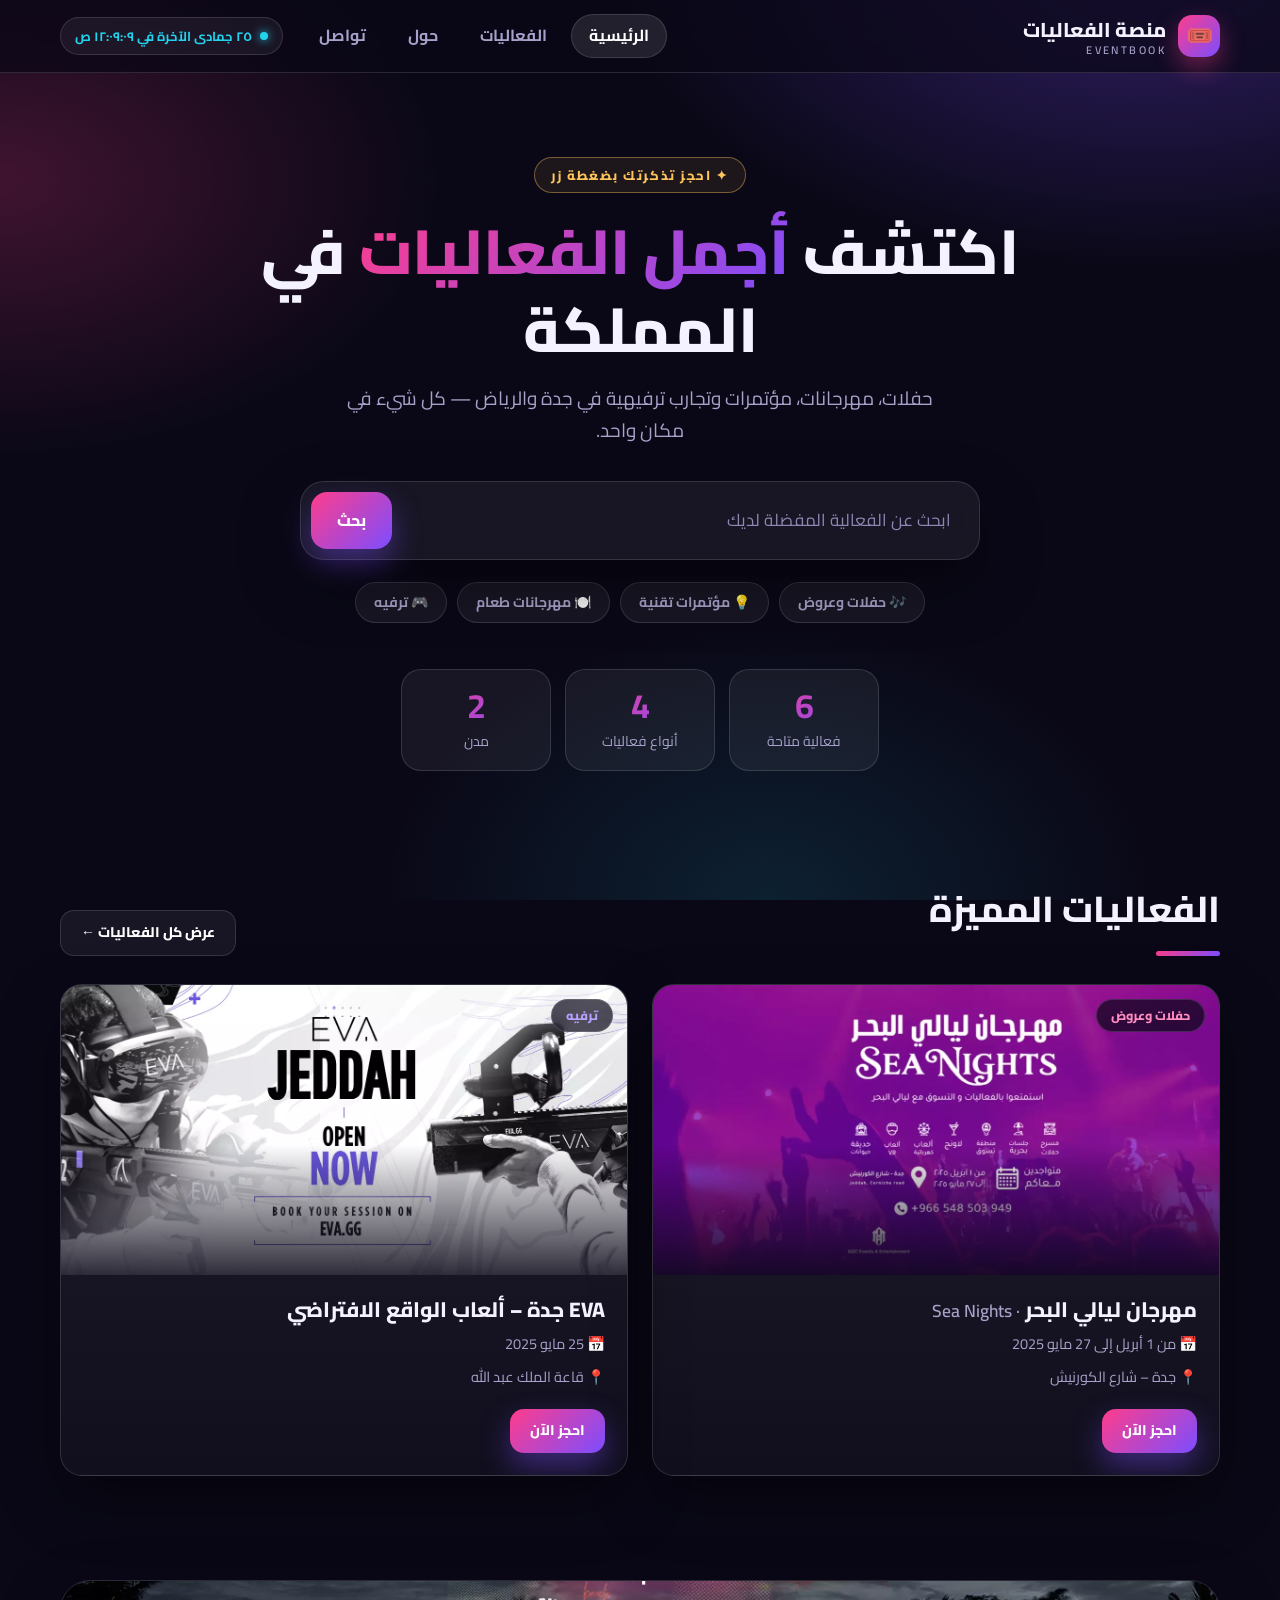
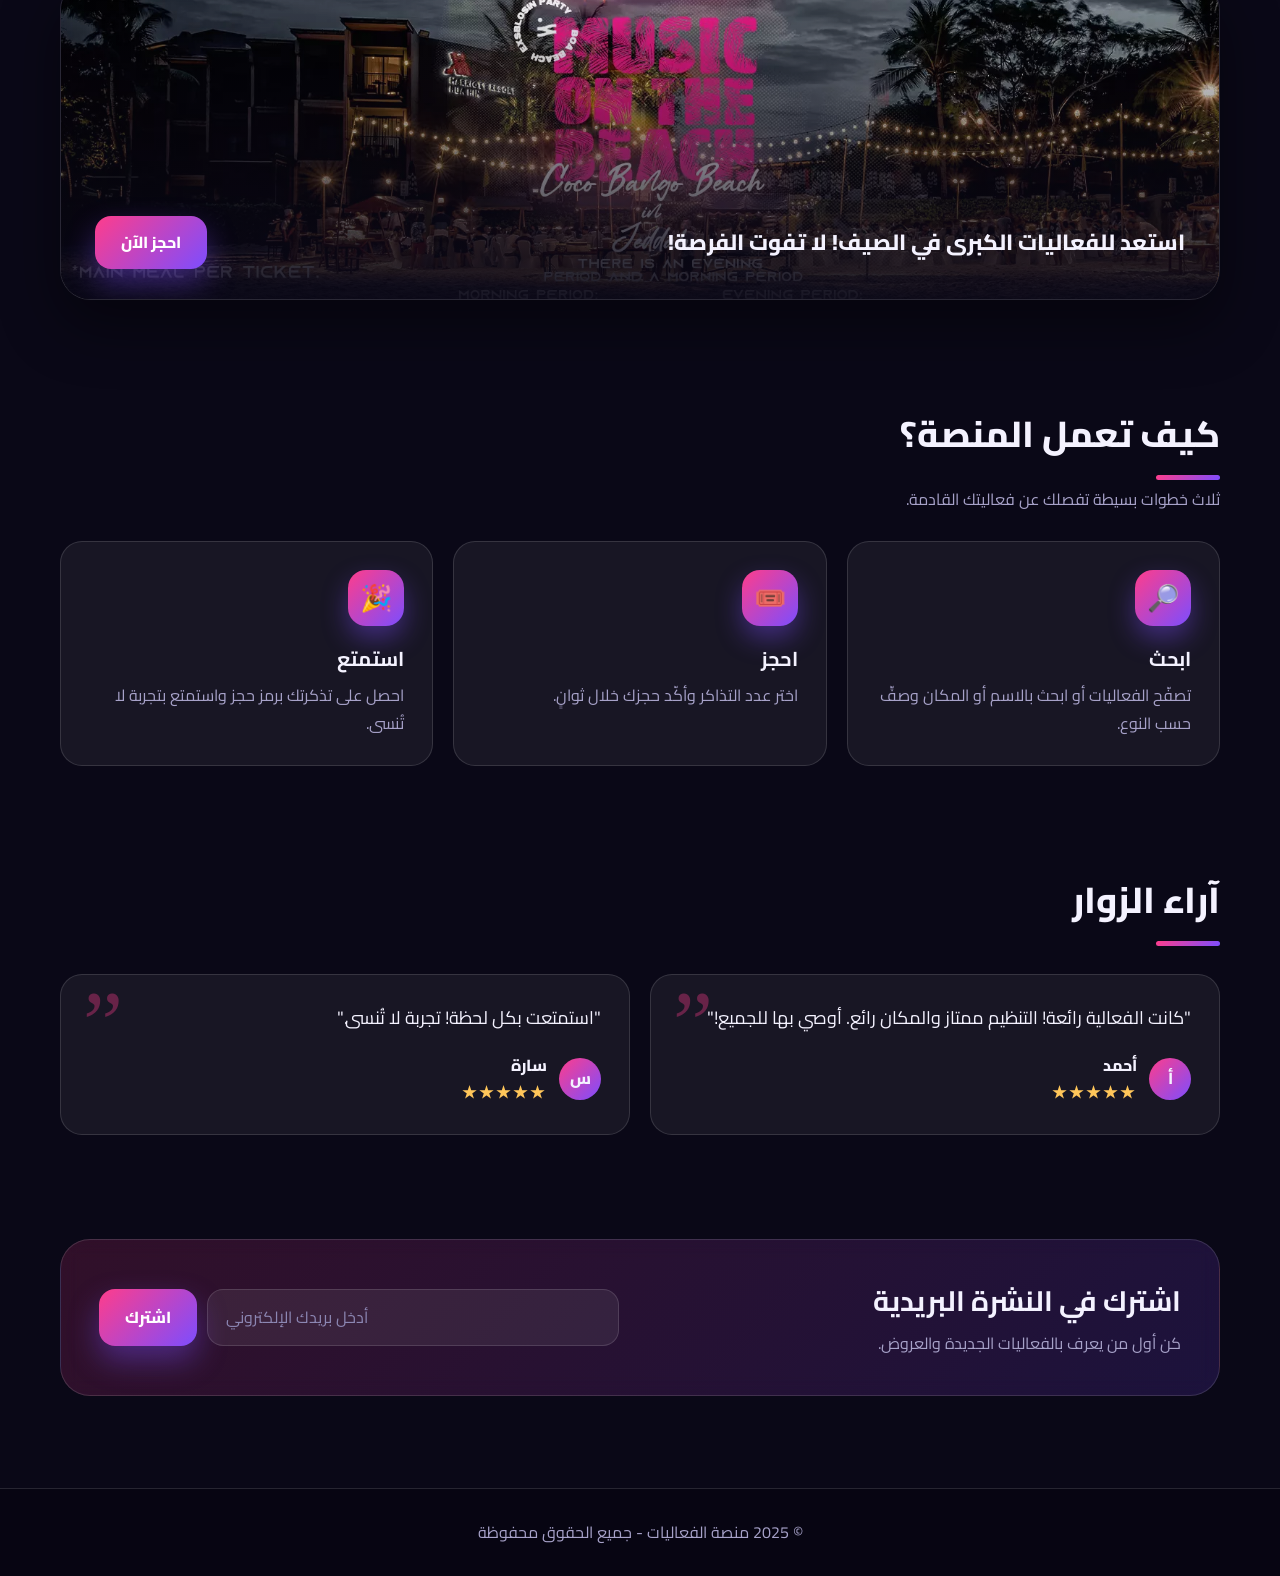
<file: index.html>
<!DOCTYPE html>
<html lang="ar" dir="rtl">
<head>
  <meta charset="UTF-8" />
  <meta name="viewport" content="width=device-width, initial-scale=1.0" />
  <title>منصة الفعاليات | اكتشف واحجز أجمل الفعاليات في السعودية</title>
  <meta name="description" content="EventBook منصة لاستكشاف وحجز الفعاليات المحلية والثقافية والترفيهية في السعودية بضغطة زر." />
  <meta name="theme-color" content="#0a0817" />
  <link rel="preconnect" href="https://fonts.googleapis.com" />
  <link rel="preconnect" href="https://fonts.gstatic.com" crossorigin />
  <link href="https://fonts.googleapis.com/css2?family=Cairo:wght@400;600;700;800&display=swap" rel="stylesheet" />
  <link rel="stylesheet" href="styles.css" />
  <script src="script.js" defer></script>
</head>
<body>
  <header>
    <div class="container nav">
      <a class="logo" href="index.html" aria-label="منصة الفعاليات">
        <span class="logo-mark">🎟️</span>
        <span>منصة الفعاليات<small>EVENTBOOK</small></span>
      </a>
      <nav aria-label="التنقل الرئيسي">
        <ul>
          <li><a href="index.html">الرئيسية</a></li>
          <li><a href="events.html">الفعاليات</a></li>
          <li><a href="about.html">حول</a></li>
          <li><a href="contact.html">تواصل</a></li>
        </ul>
      </nav>
      <div class="clock" title="الوقت الحالي"><span id="current-date-time"></span></div>
      <button class="menu-btn" aria-label="القائمة">☰</button>
    </div>
  </header>

  <main>
    <!-- Hero -->
    <section class="hero">
      <div class="container">
        <span class="eyebrow">✦ احجز تذكرتك بضغطة زر</span>
        <h1>اكتشف <span class="grad-text">أجمل الفعاليات</span> في المملكة</h1>
        <p class="lead">حفلات، مهرجانات، مؤتمرات وتجارب ترفيهية في جدة والرياض — كل شيء في مكان واحد.</p>

        <form class="search-bar" id="hero-search" role="search">
          <input id="hero-q" type="search" placeholder="ابحث عن الفعالية المفضلة لديك" aria-label="ابحث عن فعالية" />
          <button class="btn" type="submit">بحث</button>
        </form>

        <div class="chips">
          <button class="chip" data-cat-link="music">🎶 حفلات وعروض</button>
          <button class="chip" data-cat-link="tech">💡 مؤتمرات تقنية</button>
          <button class="chip" data-cat-link="food">🍽️ مهرجانات طعام</button>
          <button class="chip" data-cat-link="fun">🎮 ترفيه</button>
        </div>

        <div class="stats">
          <div class="stat"><b id="stat-events">0</b><span>فعالية متاحة</span></div>
          <div class="stat"><b id="stat-types">0</b><span>أنواع فعاليات</span></div>
          <div class="stat"><b id="stat-cities">0</b><span>مدن</span></div>
        </div>
      </div>
    </section>

    <!-- Featured events -->
    <section id="featured-events">
      <div class="container">
        <div class="section-head">
          <div><h2>الفعاليات المميزة</h2></div>
          <a class="btn ghost sm" href="events.html">عرض كل الفعاليات ←</a>
        </div>
        <div class="grid two" id="featured-grid"></div>
      </div>
    </section>

    <!-- Upcoming banner -->
    <section id="coming-events">
      <div class="container">
        <div class="banner reveal">
          <img src="images/music-on-the-beach.jpeg" alt="فعالية قادمة: Music on the Beach" loading="lazy" />
          <div class="banner-body">
            <p>استعد للفعاليات الكبرى في الصيف! لا تفوت الفرصة!</p>
            <button class="btn" data-book="beach">احجز الآن</button>
          </div>
        </div>
      </div>
    </section>

    <!-- How it works -->
    <section>
      <div class="container">
        <div class="section-head"><div><h2>كيف تعمل المنصة؟</h2><p>ثلاث خطوات بسيطة تفصلك عن فعاليتك القادمة.</p></div></div>
        <div class="cards-3">
          <div class="feature reveal"><div class="ico">🔎</div><h3>ابحث</h3><p>تصفّح الفعاليات أو ابحث بالاسم أو المكان وصفِّ حسب النوع.</p></div>
          <div class="feature reveal"><div class="ico">🎟️</div><h3>احجز</h3><p>اختر عدد التذاكر وأكّد حجزك خلال ثوانٍ.</p></div>
          <div class="feature reveal"><div class="ico">🎉</div><h3>استمتع</h3><p>احصل على تذكرتك برمز حجز واستمتع بتجربة لا تُنسى.</p></div>
        </div>
      </div>
    </section>

    <!-- Reviews -->
    <section id="reviews">
      <div class="container">
        <div class="section-head"><div><h2>آراء الزوار</h2></div></div>
        <div class="cards-3">
          <div class="review reveal">
            <p>"كانت الفعالية رائعة! التنظيم ممتاز والمكان رائع. أوصي بها للجميع!"</p>
            <div class="who"><span class="avatar">أ</span><div>أحمد<br /><span class="stars">★★★★★</span></div></div>
          </div>
          <div class="review reveal">
            <p>"استمتعت بكل لحظة! تجربة لا تُنسى."</p>
            <div class="who"><span class="avatar">س</span><div>سارة<br /><span class="stars">★★★★★</span></div></div>
          </div>
        </div>
      </div>
    </section>

    <!-- Newsletter -->
    <section id="newsletter">
      <div class="container">
        <div class="panel news reveal">
          <div>
            <h2>اشترك في النشرة البريدية</h2>
            <p>كن أول من يعرف بالفعاليات الجديدة والعروض.</p>
          </div>
          <form data-toast-form="تم تسجيل اشتراكك (نسخة تجريبية)" novalidate>
            <input type="email" class="ltr" placeholder="أدخل بريدك الإلكتروني" aria-label="البريد الإلكتروني" />
            <button class="btn" type="submit">اشترك</button>
          </form>
        </div>
      </div>
    </section>
  </main>

  <footer>
    <div class="container"><p>&copy; 2025 منصة الفعاليات - جميع الحقوق محفوظة</p></div>
  </footer>
</body>
</html>
</file>
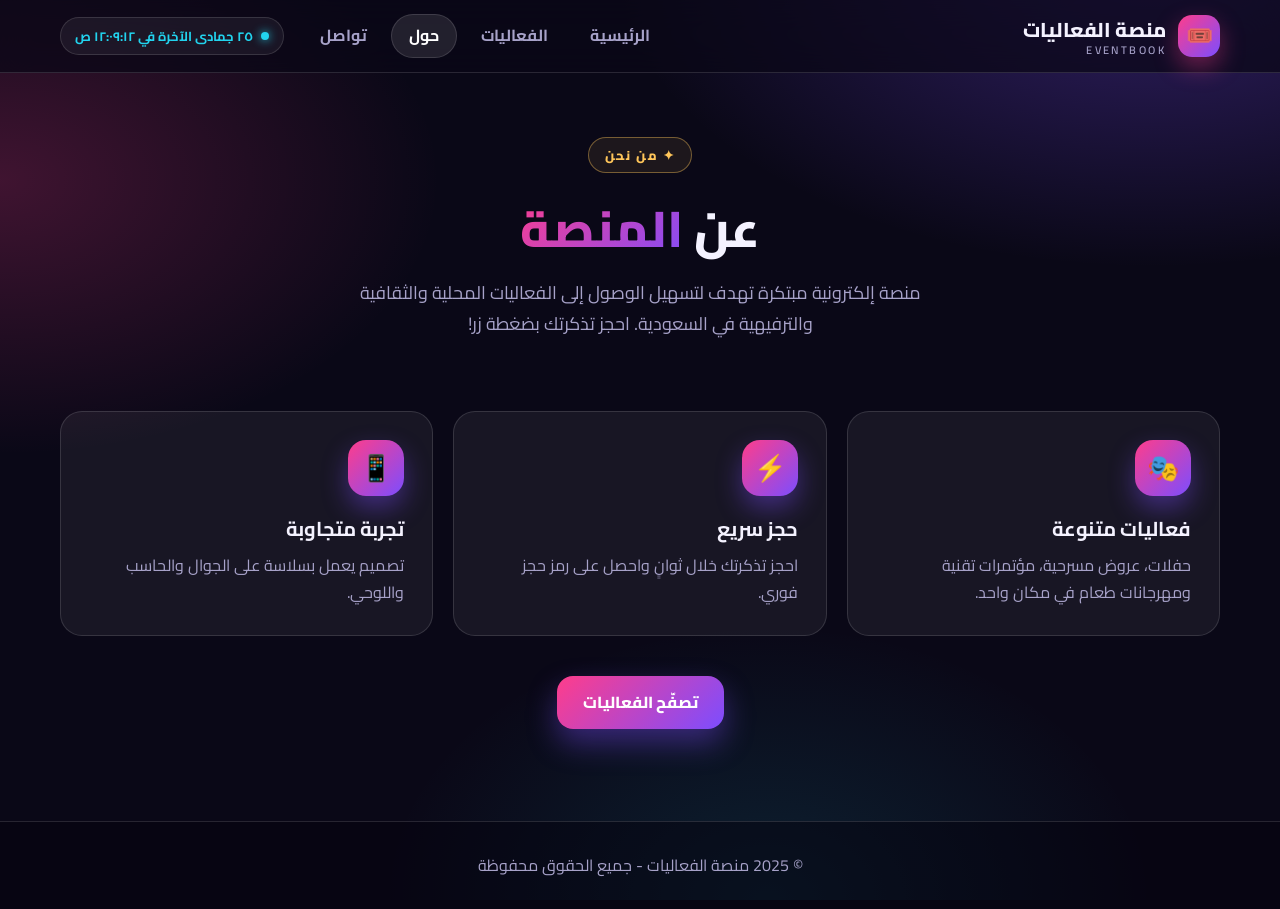
<file: about.html>
<!DOCTYPE html>
<html lang="ar" dir="rtl">
<head>
  <meta charset="UTF-8" />
  <meta name="viewport" content="width=device-width, initial-scale=1.0" />
  <title>حول | منصة الفعاليات</title>
  <meta name="description" content="منصة إلكترونية مبتكرة تهدف لتسهيل الوصول إلى الفعاليات المحلية والثقافية والترفيهية في السعودية." />
  <meta name="theme-color" content="#0a0817" />
  <link rel="preconnect" href="https://fonts.googleapis.com" />
  <link rel="preconnect" href="https://fonts.gstatic.com" crossorigin />
  <link href="https://fonts.googleapis.com/css2?family=Cairo:wght@400;600;700;800&display=swap" rel="stylesheet" />
  <link rel="stylesheet" href="styles.css" />
  <script src="script.js" defer></script>
</head>
<body>
  <header>
    <div class="container nav">
      <a class="logo" href="index.html" aria-label="منصة الفعاليات">
        <span class="logo-mark">🎟️</span>
        <span>منصة الفعاليات<small>EVENTBOOK</small></span>
      </a>
      <nav aria-label="التنقل الرئيسي">
        <ul>
          <li><a href="index.html">الرئيسية</a></li>
          <li><a href="events.html">الفعاليات</a></li>
          <li><a href="about.html">حول</a></li>
          <li><a href="contact.html">تواصل</a></li>
        </ul>
      </nav>
      <div class="clock" title="الوقت الحالي"><span id="current-date-time"></span></div>
      <button class="menu-btn" aria-label="القائمة">☰</button>
    </div>
  </header>

  <main>
    <div class="page-hero">
      <div class="container">
        <span class="eyebrow">✦ من نحن</span>
        <h1>عن <span class="grad-text">المنصة</span></h1>
        <p>منصة إلكترونية مبتكرة تهدف لتسهيل الوصول إلى الفعاليات المحلية والثقافية والترفيهية في السعودية. احجز تذكرتك بضغطة زر!</p>
      </div>
    </div>

    <section id="about">
      <div class="container">
        <div class="cards-3">
          <div class="feature reveal"><div class="ico">🎭</div><h3>فعاليات متنوعة</h3><p>حفلات، عروض مسرحية، مؤتمرات تقنية ومهرجانات طعام في مكان واحد.</p></div>
          <div class="feature reveal"><div class="ico">⚡</div><h3>حجز سريع</h3><p>احجز تذكرتك خلال ثوانٍ واحصل على رمز حجز فوري.</p></div>
          <div class="feature reveal"><div class="ico">📱</div><h3>تجربة متجاوبة</h3><p>تصميم يعمل بسلاسة على الجوال والحاسب واللوحي.</p></div>
        </div>
        <div style="text-align:center; margin-top: 40px"><a class="btn" href="events.html">تصفّح الفعاليات</a></div>
      </div>
    </section>
  </main>

  <footer>
    <div class="container"><p>&copy; 2025 منصة الفعاليات - جميع الحقوق محفوظة</p></div>
  </footer>
</body>
</html>
</file>
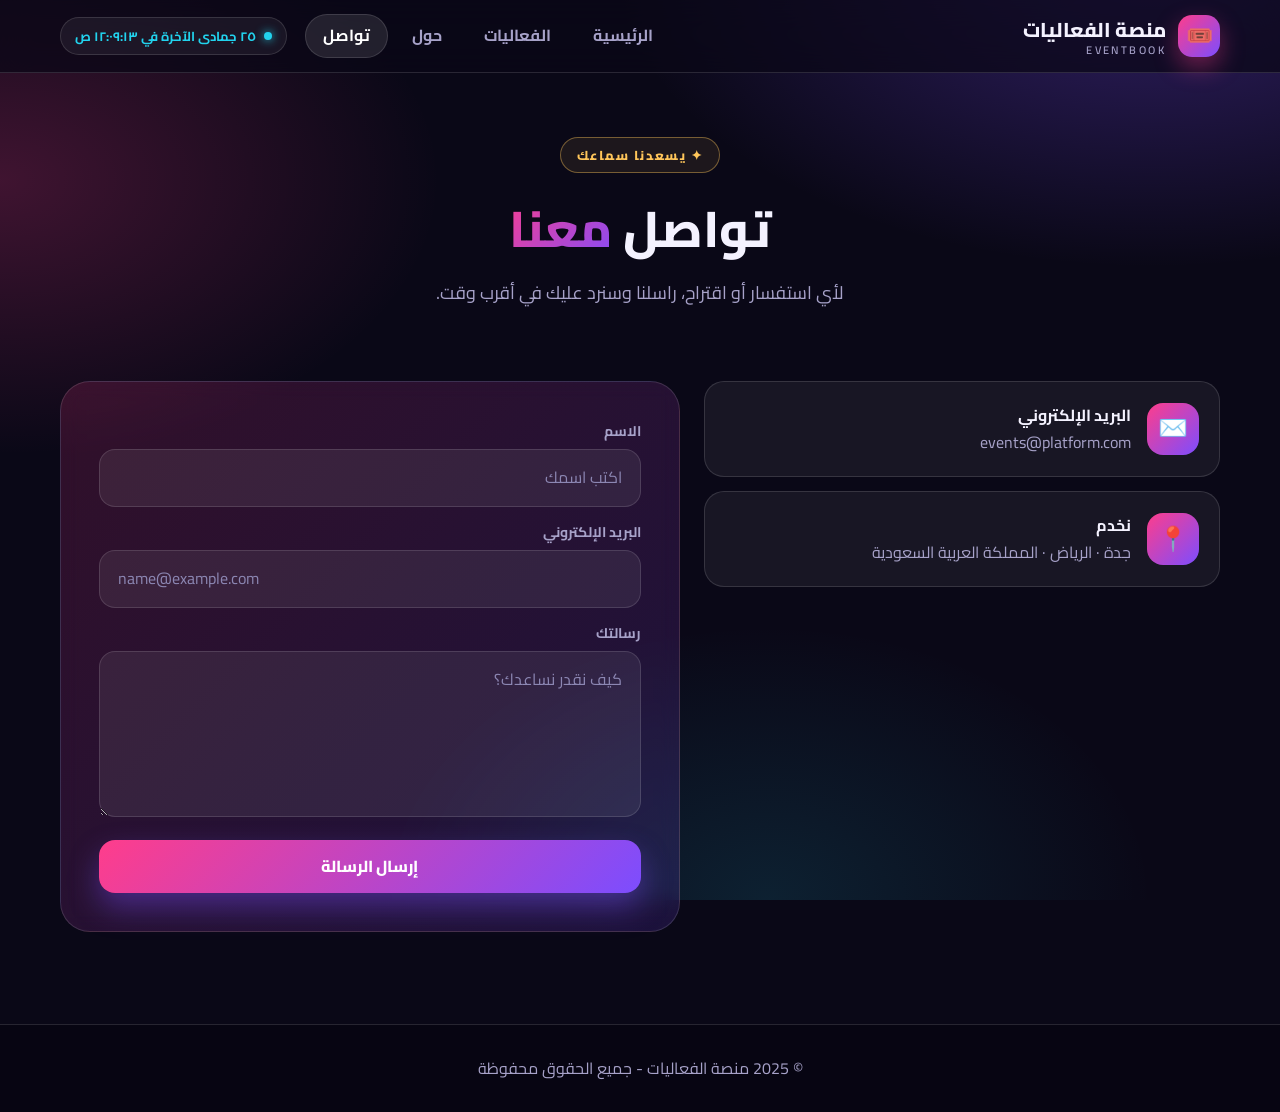
<file: contact.html>
<!DOCTYPE html>
<html lang="ar" dir="rtl">
<head>
  <meta charset="UTF-8" />
  <meta name="viewport" content="width=device-width, initial-scale=1.0" />
  <title>تواصل معنا | منصة الفعاليات</title>
  <meta name="description" content="راسلنا على البريد: events@platform.com" />
  <meta name="theme-color" content="#0a0817" />
  <link rel="preconnect" href="https://fonts.googleapis.com" />
  <link rel="preconnect" href="https://fonts.gstatic.com" crossorigin />
  <link href="https://fonts.googleapis.com/css2?family=Cairo:wght@400;600;700;800&display=swap" rel="stylesheet" />
  <link rel="stylesheet" href="styles.css" />
  <script src="script.js" defer></script>
</head>
<body>
  <header>
    <div class="container nav">
      <a class="logo" href="index.html" aria-label="منصة الفعاليات">
        <span class="logo-mark">🎟️</span>
        <span>منصة الفعاليات<small>EVENTBOOK</small></span>
      </a>
      <nav aria-label="التنقل الرئيسي">
        <ul>
          <li><a href="index.html">الرئيسية</a></li>
          <li><a href="events.html">الفعاليات</a></li>
          <li><a href="about.html">حول</a></li>
          <li><a href="contact.html">تواصل</a></li>
        </ul>
      </nav>
      <div class="clock" title="الوقت الحالي"><span id="current-date-time"></span></div>
      <button class="menu-btn" aria-label="القائمة">☰</button>
    </div>
  </header>

  <main>
    <div class="page-hero">
      <div class="container">
        <span class="eyebrow">✦ يسعدنا سماعك</span>
        <h1>تواصل <span class="grad-text">معنا</span></h1>
        <p>لأي استفسار أو اقتراح، راسلنا وسنرد عليك في أقرب وقت.</p>
      </div>
    </div>

    <section id="contact">
      <div class="container contact-grid">
        <div>
          <div class="contact-item reveal">
            <span class="ico">✉️</span>
            <div><b>البريد الإلكتروني</b><a class="ltr" href="mailto:events@platform.com"><span>events@platform.com</span></a></div>
          </div>
          <div class="contact-item reveal">
            <span class="ico">📍</span>
            <div><b>نخدم</b><span>جدة · الرياض · المملكة العربية السعودية</span></div>
          </div>
        </div>

        <div class="panel reveal">
          <form data-mailto="events@platform.com" data-toast-form="جارٍ فتح بريدك لإرسال الرسالة…" novalidate>
            <div class="form-row"><label for="c-name">الاسم</label><input id="c-name" placeholder="اكتب اسمك" autocomplete="name" /></div>
            <div class="form-row"><label for="c-email">البريد الإلكتروني</label><input id="c-email" type="email" class="ltr" placeholder="name@example.com" autocomplete="email" /></div>
            <div class="form-row"><label for="c-msg">رسالتك</label><textarea id="c-msg" rows="5" placeholder="كيف نقدر نساعدك؟"></textarea></div>
            <button class="btn" type="submit" style="width:100%">إرسال الرسالة</button>
          </form>
        </div>
      </div>
    </section>
  </main>

  <footer>
    <div class="container"><p>&copy; 2025 منصة الفعاليات - جميع الحقوق محفوظة</p></div>
  </footer>
</body>
</html>
</file>
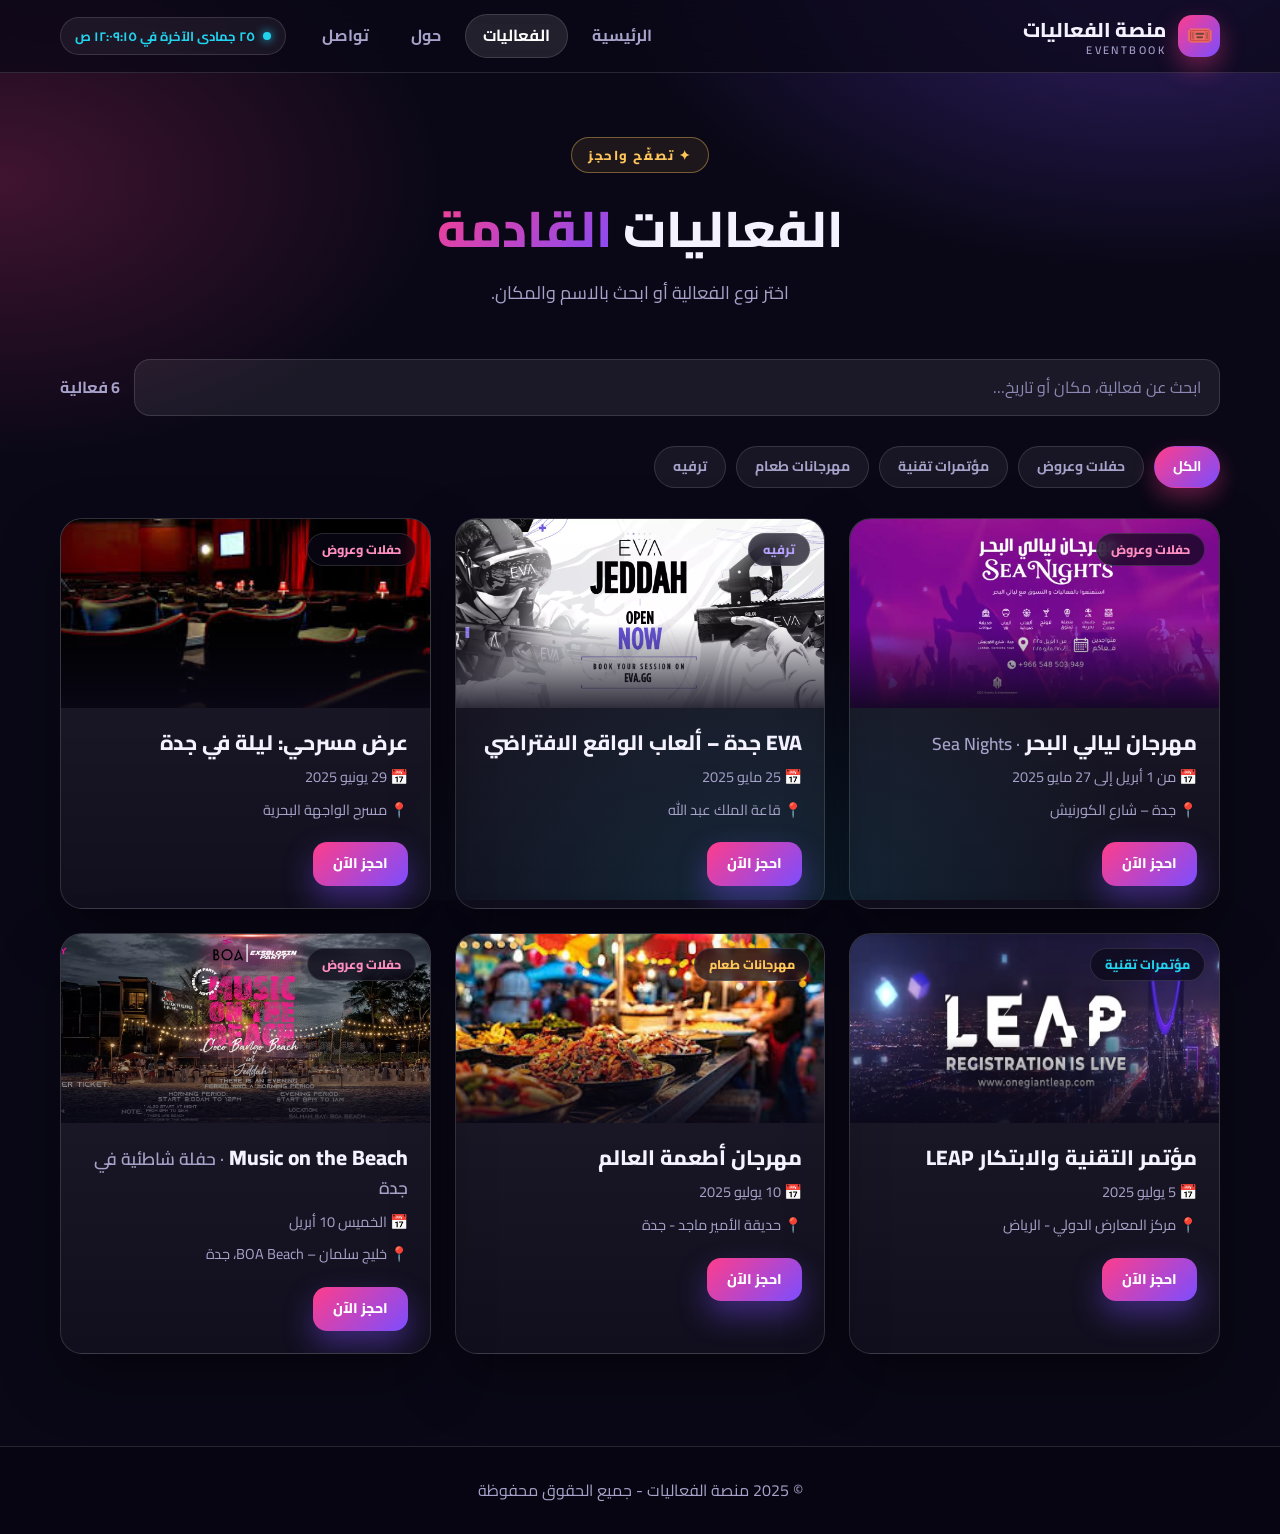
<file: events.html>
<!DOCTYPE html>
<html lang="ar" dir="rtl">
<head>
  <meta charset="UTF-8" />
  <meta name="viewport" content="width=device-width, initial-scale=1.0" />
  <title>الفعاليات | منصة الفعاليات</title>
  <meta name="description" content="تصفّح الفعاليات القادمة وصفِّها حسب النوع، ثم احجز تذكرتك." />
  <meta name="theme-color" content="#0a0817" />
  <link rel="preconnect" href="https://fonts.googleapis.com" />
  <link rel="preconnect" href="https://fonts.gstatic.com" crossorigin />
  <link href="https://fonts.googleapis.com/css2?family=Cairo:wght@400;600;700;800&display=swap" rel="stylesheet" />
  <link rel="stylesheet" href="styles.css" />
  <script src="script.js" defer></script>
</head>
<body>
  <header>
    <div class="container nav">
      <a class="logo" href="index.html" aria-label="منصة الفعاليات">
        <span class="logo-mark">🎟️</span>
        <span>منصة الفعاليات<small>EVENTBOOK</small></span>
      </a>
      <nav aria-label="التنقل الرئيسي">
        <ul>
          <li><a href="index.html">الرئيسية</a></li>
          <li><a href="events.html">الفعاليات</a></li>
          <li><a href="about.html">حول</a></li>
          <li><a href="contact.html">تواصل</a></li>
        </ul>
      </nav>
      <div class="clock" title="الوقت الحالي"><span id="current-date-time"></span></div>
      <button class="menu-btn" aria-label="القائمة">☰</button>
    </div>
  </header>

  <main>
    <div class="page-hero">
      <div class="container">
        <span class="eyebrow">✦ تصفّح واحجز</span>
        <h1>الفعاليات <span class="grad-text">القادمة</span></h1>
        <p>اختر نوع الفعالية أو ابحث بالاسم والمكان.</p>
      </div>
    </div>

    <section id="events" style="padding-top: 30px">
      <div class="container">
        <div class="toolbar">
          <div class="search"><input id="event-search" type="search" placeholder="ابحث عن فعالية، مكان أو تاريخ…" aria-label="ابحث عن فعالية" /></div>
          <span id="result-count" style="color: var(--muted); font-weight: 700"></span>
        </div>
        <div class="chips" id="filter-chips" style="justify-content: flex-start; margin: 0 0 30px" aria-label="تصفية حسب النوع"></div>

        <div class="grid" id="events-grid"></div>
        <div class="empty" id="empty"><b>لا توجد نتائج 😕</b>جرّب كلمة بحث أخرى أو غيّر النوع.</div>
      </div>
    </section>
  </main>

  <footer>
    <div class="container"><p>&copy; 2025 منصة الفعاليات - جميع الحقوق محفوظة</p></div>
  </footer>
</body>
</html>
</file>
<file: styles.css>
/* ==========================================================================
   EventBook – منصة الفعاليات
   Dark, glassy design system. RTL first.
   ========================================================================== */
:root {
  --bg: #0a0817;
  --bg-2: #120e2b;
  --surface: rgba(255, 255, 255, 0.06);
  --surface-2: rgba(255, 255, 255, 0.1);
  --border: rgba(255, 255, 255, 0.13);
  --text: #f4f2ff;
  --muted: #a7a2c9;
  --pink: #ff3d8b;
  --violet: #7c4dff;
  --cyan: #22d3ee;
  --gold: #ffc65a;
  --grad: linear-gradient(135deg, #ff3d8b 0%, #7c4dff 100%);
  --radius: 22px;
  --shadow: 0 24px 60px rgba(0, 0, 0, 0.45);
}

* { box-sizing: border-box; }
html { scroll-behavior: smooth; }

body {
  margin: 0;
  min-height: 100vh;
  display: flex;
  flex-direction: column;
  font-family: "Cairo", "Segoe UI", Tahoma, sans-serif;
  direction: rtl;
  color: var(--text);
  background:
    radial-gradient(900px 520px at 90% -5%, rgba(124, 77, 255, 0.35), transparent 60%),
    radial-gradient(800px 500px at 0% 20%, rgba(255, 61, 139, 0.22), transparent 55%),
    radial-gradient(700px 500px at 60% 100%, rgba(34, 211, 238, 0.12), transparent 55%),
    var(--bg);
  background-attachment: fixed;
  line-height: 1.7;
}

img { max-width: 100%; display: block; }
a { color: inherit; text-decoration: none; }
main { flex: 1; }
.container { width: min(1160px, 100% - 40px); margin-inline: auto; }
.ltr { direction: ltr; unicode-bidi: embed; }

/* ---------- Header ---------- */
header {
  position: sticky;
  top: 0;
  z-index: 50;
  backdrop-filter: blur(16px);
  background: rgba(10, 8, 23, 0.72);
  border-bottom: 1px solid var(--border);
}
.nav {
  display: flex;
  align-items: center;
  gap: 18px;
  height: 72px;
}
.logo { display: flex; align-items: center; gap: 12px; font-weight: 800; font-size: 20px; }
.logo-mark {
  display: grid;
  place-items: center;
  width: 42px;
  height: 42px;
  font-size: 22px;
  border-radius: 14px;
  background: var(--grad);
  box-shadow: 0 10px 24px rgba(255, 61, 139, 0.4);
}
.logo small { display: block; margin-top: -6px; font-size: 11px; font-weight: 600; letter-spacing: 0.22em; color: var(--muted); }
nav { margin-inline-start: auto; }
nav ul { display: flex; gap: 6px; margin: 0; padding: 0; list-style: none; }
nav a {
  display: block;
  padding: 8px 18px;
  font-weight: 700;
  color: var(--muted);
  border-radius: 999px;
  transition: color 0.2s, background 0.2s;
}
nav a:hover { color: #fff; background: var(--surface); }
nav a.active { color: #fff; background: var(--surface-2); box-shadow: inset 0 0 0 1px var(--border); }
.clock {
  display: flex;
  align-items: center;
  gap: 8px;
  padding: 7px 14px;
  font-size: 13px;
  font-weight: 700;
  color: var(--cyan);
  border: 1px solid var(--border);
  border-radius: 999px;
  background: var(--surface);
  white-space: nowrap;
}
.clock::before { content: ""; width: 8px; height: 8px; border-radius: 50%; background: var(--cyan); box-shadow: 0 0 10px var(--cyan); animation: blink 1.6s infinite; }
@keyframes blink { 50% { opacity: 0.3; } }
.menu-btn { display: none; width: 44px; height: 44px; font-size: 22px; color: #fff; cursor: pointer; border: 1px solid var(--border); border-radius: 14px; background: var(--surface); }

/* ---------- Buttons & form controls ---------- */
.btn {
  display: inline-flex;
  align-items: center;
  justify-content: center;
  gap: 8px;
  padding: 13px 26px;
  font: inherit;
  font-weight: 800;
  color: #fff;
  cursor: pointer;
  border: 0;
  border-radius: 16px;
  background: var(--grad);
  box-shadow: 0 14px 30px rgba(124, 77, 255, 0.4);
  transition: transform 0.18s, box-shadow 0.18s, filter 0.18s;
}
.btn:hover { transform: translateY(-3px); filter: brightness(1.08); }
.btn:active { transform: scale(0.97); }
.btn.ghost { background: var(--surface); border: 1px solid var(--border); box-shadow: none; }
.btn.sm { padding: 10px 20px; font-size: 14px; border-radius: 14px; }

input, select, textarea {
  width: 100%;
  padding: 14px 18px;
  font: inherit;
  color: var(--text);
  border: 1px solid var(--border);
  border-radius: 16px;
  background: rgba(255, 255, 255, 0.07);
  outline: none;
  transition: border-color 0.2s, box-shadow 0.2s;
}
input::placeholder, textarea::placeholder { color: #8c87b3; }
input:focus, select:focus, textarea:focus { border-color: var(--pink); box-shadow: 0 0 0 4px rgba(255, 61, 139, 0.18); }
select option { color: #111; }
label { display: block; margin-bottom: 6px; font-size: 14px; font-weight: 700; color: var(--muted); }

/* ---------- Hero ---------- */
.hero { padding: 84px 0 56px; text-align: center; }
.eyebrow {
  display: inline-block;
  padding: 6px 16px;
  font-size: 13px;
  font-weight: 800;
  letter-spacing: 0.12em;
  color: var(--gold);
  border: 1px solid rgba(255, 198, 90, 0.4);
  border-radius: 999px;
  background: rgba(255, 198, 90, 0.08);
}
.hero h1 { margin: 20px auto 14px; max-width: 820px; font-size: clamp(34px, 6vw, 62px); font-weight: 800; line-height: 1.25; }
.grad-text { background: var(--grad); -webkit-background-clip: text; background-clip: text; color: transparent; }
.hero p.lead { margin: 0 auto; max-width: 620px; font-size: 19px; color: var(--muted); }

.search-bar {
  display: flex;
  gap: 10px;
  max-width: 680px;
  margin: 34px auto 0;
  padding: 10px;
  border: 1px solid var(--border);
  border-radius: 24px;
  background: var(--surface);
  backdrop-filter: blur(14px);
  box-shadow: var(--shadow);
}
.search-bar input { border: 0; background: transparent; font-size: 17px; }
.search-bar input:focus { box-shadow: none; }
.search-bar .btn { flex: none; }

.chips { display: flex; flex-wrap: wrap; justify-content: center; gap: 10px; margin-top: 22px; }
.chip {
  padding: 8px 18px;
  font: inherit;
  font-weight: 700;
  font-size: 14px;
  color: var(--muted);
  cursor: pointer;
  border: 1px solid var(--border);
  border-radius: 999px;
  background: var(--surface);
  transition: all 0.2s;
}
.chip:hover { color: #fff; transform: translateY(-2px); }
.chip.active { color: #fff; border-color: transparent; background: var(--grad); box-shadow: 0 10px 22px rgba(255, 61, 139, 0.35); }

.stats { display: flex; justify-content: center; flex-wrap: wrap; gap: 14px; margin-top: 46px; }
.stat {
  min-width: 150px;
  padding: 16px 26px;
  border: 1px solid var(--border);
  border-radius: 20px;
  background: var(--surface);
}
.stat b { display: block; font-size: 34px; line-height: 1.2; background: var(--grad); -webkit-background-clip: text; background-clip: text; color: transparent; }
.stat span { font-size: 14px; color: var(--muted); }

/* ---------- Sections ---------- */
section { padding: 52px 0; }
.section-head { display: flex; align-items: flex-end; justify-content: space-between; gap: 16px; margin-bottom: 28px; }
.section-head h2 { margin: 0; font-size: clamp(26px, 4vw, 36px); font-weight: 800; }
.section-head h2::after { content: ""; display: block; width: 64px; height: 5px; margin-top: 10px; border-radius: 5px; background: var(--grad); }
.section-head p { margin: 6px 0 0; color: var(--muted); }

/* ---------- Event cards ---------- */
.grid { display: grid; grid-template-columns: repeat(auto-fill, minmax(320px, 1fr)); gap: 24px; }
.grid.two { grid-template-columns: repeat(auto-fit, minmax(380px, 1fr)); }

.event-card {
  display: flex;
  flex-direction: column;
  overflow: hidden;
  border: 1px solid var(--border);
  border-radius: var(--radius);
  background: linear-gradient(180deg, rgba(255, 255, 255, 0.09), rgba(255, 255, 255, 0.03));
  box-shadow: var(--shadow);
  transition: transform 0.3s, border-color 0.3s, box-shadow 0.3s;
}
.event-card:hover { transform: translateY(-8px); border-color: rgba(255, 61, 139, 0.55); box-shadow: 0 30px 70px rgba(124, 77, 255, 0.35); }
.event-media { position: relative; aspect-ratio: 16 / 8.2; overflow: hidden; background: #1a1538; }
.event-media img { width: 100%; height: 100%; object-fit: cover; transition: transform 0.6s; }
.event-card:hover .event-media img { transform: scale(1.07); }
.event-media::after { content: ""; position: absolute; inset: 0; background: linear-gradient(180deg, transparent 55%, rgba(10, 8, 23, 0.85)); }
.badge {
  position: absolute;
  top: 14px;
  inset-inline-start: 14px;
  z-index: 2;
  padding: 5px 14px;
  font-size: 12.5px;
  font-weight: 800;
  border-radius: 999px;
  background: rgba(10, 8, 23, 0.7);
  border: 1px solid var(--border);
  backdrop-filter: blur(8px);
}
.badge.music { color: #ff8ec0; } .badge.tech { color: var(--cyan); } .badge.food { color: var(--gold); } .badge.fun { color: #b7a1ff; }
.event-info { display: flex; flex-direction: column; flex: 1; gap: 8px; padding: 20px 22px 22px; }
.event-info h3 { margin: 0; font-size: 21px; font-weight: 800; line-height: 1.4; }
.meta { display: flex; align-items: center; gap: 8px; margin: 0; font-size: 14.5px; color: var(--muted); }
.event-info .btn { margin-top: auto; align-self: flex-start; }
.event-actions { display: flex; align-items: center; justify-content: space-between; margin-top: 12px; }

/* ---------- Banner ---------- */
.banner { position: relative; overflow: hidden; min-height: 320px; display: flex; align-items: flex-end; border-radius: 30px; border: 1px solid var(--border); box-shadow: var(--shadow); }
.banner img { position: absolute; inset: 0; width: 100%; height: 100%; object-fit: cover; }
.banner::after { content: ""; position: absolute; inset: 0; background: linear-gradient(0deg, rgba(10, 8, 23, 0.95) 0%, rgba(10, 8, 23, 0.35) 60%, transparent); }
.banner-body { position: relative; z-index: 2; display: flex; flex-wrap: wrap; align-items: center; justify-content: space-between; gap: 18px; width: 100%; padding: 30px 34px; }
.banner-body p { margin: 0; max-width: 560px; font-size: 22px; font-weight: 800; line-height: 1.5; }

/* ---------- Steps / features ---------- */
.cards-3 { display: grid; grid-template-columns: repeat(auto-fit, minmax(260px, 1fr)); gap: 20px; }
.feature {
  padding: 28px;
  border: 1px solid var(--border);
  border-radius: var(--radius);
  background: var(--surface);
  transition: transform 0.25s, border-color 0.25s;
}
.feature:hover { transform: translateY(-5px); border-color: rgba(34, 211, 238, 0.5); }
.feature .ico { display: grid; place-items: center; width: 56px; height: 56px; margin-bottom: 16px; font-size: 26px; border-radius: 18px; background: var(--grad); box-shadow: 0 12px 26px rgba(124, 77, 255, 0.4); }
.feature h3 { margin: 0 0 6px; font-size: 20px; }
.feature p { margin: 0; color: var(--muted); }
.step-no { float: left; font-size: 46px; font-weight: 800; line-height: 1; color: rgba(255, 255, 255, 0.08); }

/* ---------- Reviews ---------- */
.review { position: relative; padding: 28px; border: 1px solid var(--border); border-radius: var(--radius); background: var(--surface); }
.review::before { content: "”"; position: absolute; top: 4px; inset-inline-end: 22px; font-size: 90px; line-height: 1; color: rgba(255, 61, 139, 0.35); font-family: Georgia, serif; }
.review p { margin: 0 0 18px; font-size: 18px; }
.who { display: flex; align-items: center; gap: 12px; font-weight: 800; }
.avatar { display: grid; place-items: center; width: 42px; height: 42px; border-radius: 50%; background: var(--grad); }
.stars { color: var(--gold); letter-spacing: 3px; }

/* ---------- Newsletter / forms ---------- */
.panel { padding: 38px; border: 1px solid var(--border); border-radius: 30px; background: linear-gradient(135deg, rgba(255, 61, 139, 0.16), rgba(124, 77, 255, 0.16)); backdrop-filter: blur(10px); }
.news { display: flex; flex-wrap: wrap; align-items: center; justify-content: space-between; gap: 22px; }
.news h2 { margin: 0 0 4px; font-size: 28px; }
.news p { margin: 0; color: var(--muted); }
.news form { display: flex; flex: 1; gap: 10px; min-width: 300px; max-width: 520px; }

.page-hero { padding: 64px 0 20px; text-align: center; }
.page-hero h1 { margin: 14px 0 6px; font-size: clamp(32px, 5vw, 50px); font-weight: 800; }
.page-hero p { margin: 0 auto; max-width: 600px; color: var(--muted); font-size: 18px; }

.toolbar { display: flex; flex-wrap: wrap; align-items: center; gap: 14px; margin-bottom: 30px; }
.toolbar .search { flex: 1; min-width: 240px; }
.empty { display: none; padding: 60px 20px; text-align: center; color: var(--muted); border: 1px dashed var(--border); border-radius: var(--radius); }
.empty.show { display: block; }
.empty b { display: block; margin-bottom: 4px; font-size: 22px; color: var(--text); }

.contact-grid { display: grid; grid-template-columns: 1fr 1.2fr; gap: 24px; align-items: start; }
.contact-item { display: flex; align-items: center; gap: 16px; padding: 20px; margin-bottom: 14px; border: 1px solid var(--border); border-radius: 20px; background: var(--surface); }
.contact-item .ico { display: grid; place-items: center; width: 52px; height: 52px; font-size: 24px; border-radius: 16px; background: var(--grad); }
.contact-item b { display: block; }
.contact-item span { color: var(--muted); }
.form-row { margin-bottom: 14px; }

/* ---------- Modal & toast ---------- */
.modal { position: fixed; inset: 0; z-index: 100; display: none; place-items: center; padding: 20px; background: rgba(5, 3, 14, 0.75); backdrop-filter: blur(8px); }
.modal.open { display: grid; animation: fade 0.25s; }
.modal-card { position: relative; width: min(480px, 100%); max-height: 92vh; overflow: auto; padding: 30px; border: 1px solid var(--border); border-radius: 28px; background: linear-gradient(180deg, #1b1540, #120e2b); box-shadow: var(--shadow); animation: pop 0.3s cubic-bezier(0.2, 1.2, 0.4, 1); }
.modal-card h3 { margin: 0 0 4px; font-size: 24px; }
.modal-card .sub { margin: 0 0 20px; color: var(--muted); }
.close { position: absolute; top: 16px; inset-inline-end: 16px; width: 38px; height: 38px; font-size: 18px; color: #fff; cursor: pointer; border: 1px solid var(--border); border-radius: 12px; background: var(--surface); }
.stepper { display: flex; align-items: center; gap: 12px; }
.stepper button { width: 46px; height: 46px; font-size: 22px; color: #fff; cursor: pointer; border: 1px solid var(--border); border-radius: 14px; background: var(--surface-2); }
.stepper output { min-width: 40px; text-align: center; font-size: 22px; font-weight: 800; }

.ticket { position: relative; margin: 6px 0 20px; padding: 22px; border-radius: 22px; background: var(--grad); }
.ticket::before, .ticket::after { content: ""; position: absolute; top: 58%; width: 26px; height: 26px; border-radius: 50%; background: #170f38; }
.ticket::before { right: -13px; } .ticket::after { left: -13px; }
.ticket small { opacity: 0.85; letter-spacing: 0.14em; }
.ticket h4 { margin: 4px 0 12px; font-size: 21px; }
.ticket .row { display: flex; justify-content: space-between; padding-top: 12px; font-size: 14px; border-top: 2px dashed rgba(255, 255, 255, 0.45); }
.ticket .code { font-size: 20px; font-weight: 800; letter-spacing: 0.15em; direction: ltr; }
.success-mark { display: grid; place-items: center; width: 64px; height: 64px; margin: 0 auto 12px; font-size: 32px; border-radius: 50%; background: rgba(34, 211, 238, 0.18); color: var(--cyan); box-shadow: 0 0 0 10px rgba(34, 211, 238, 0.08); }

.toast { position: fixed; bottom: 26px; left: 50%; z-index: 200; padding: 14px 26px; font-weight: 800; color: #fff; border-radius: 16px; background: rgba(18, 14, 43, 0.95); border: 1px solid var(--cyan); box-shadow: 0 20px 50px rgba(0, 0, 0, 0.5); transform: translate(-50%, 140%); transition: transform 0.4s cubic-bezier(0.2, 1.2, 0.4, 1); }
.toast.show { transform: translate(-50%, 0); }

@keyframes fade { from { opacity: 0; } }
@keyframes pop { from { transform: scale(0.9) translateY(20px); opacity: 0; } }

/* ---------- Footer ---------- */
footer { margin-top: 40px; padding: 30px 0; text-align: center; color: var(--muted); border-top: 1px solid var(--border); background: rgba(5, 3, 14, 0.5); }
footer p { margin: 0; }

/* ---------- Reveal animation ---------- */
.reveal { opacity: 0; transform: translateY(26px); transition: opacity 0.7s, transform 0.7s; }
.reveal.in { opacity: 1; transform: none; }

/* ---------- Responsive ---------- */
@media (max-width: 880px) {
  .menu-btn { display: block; margin-inline-start: auto; }
  nav { position: absolute; top: 72px; inset-inline: 0; display: none; padding: 12px 20px 18px; border-bottom: 1px solid var(--border); background: rgba(10, 8, 23, 0.97); }
  nav.open { display: block; }
  nav ul { flex-direction: column; }
  .clock { display: none; }
  .contact-grid { grid-template-columns: 1fr; }
  .grid.two { grid-template-columns: 1fr; }
}
@media (max-width: 560px) {
  .search-bar { flex-direction: column; }
  .news form { flex-direction: column; min-width: 0; }
  .banner-body { padding: 22px; }
}
@media (prefers-reduced-motion: reduce) {
  * { animation: none !important; transition: none !important; }
  .reveal { opacity: 1; transform: none; }
}
</file>
